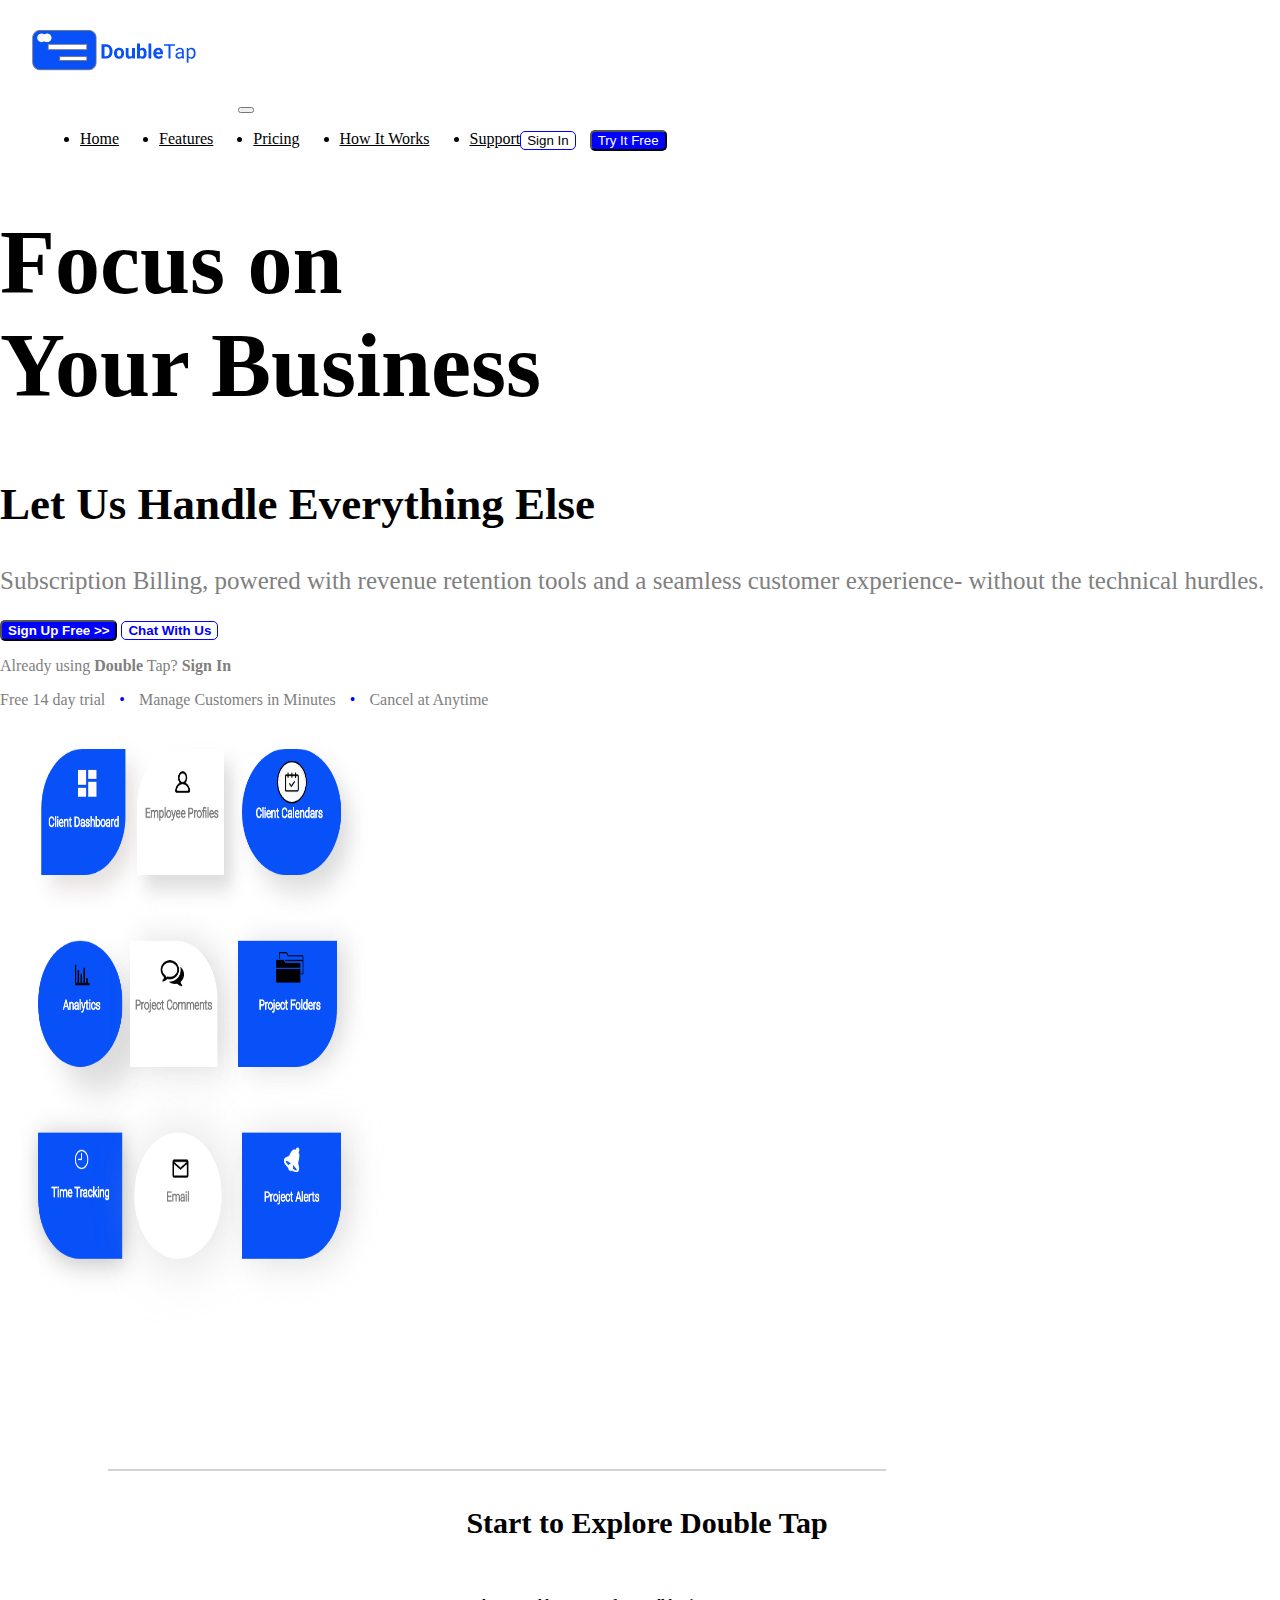
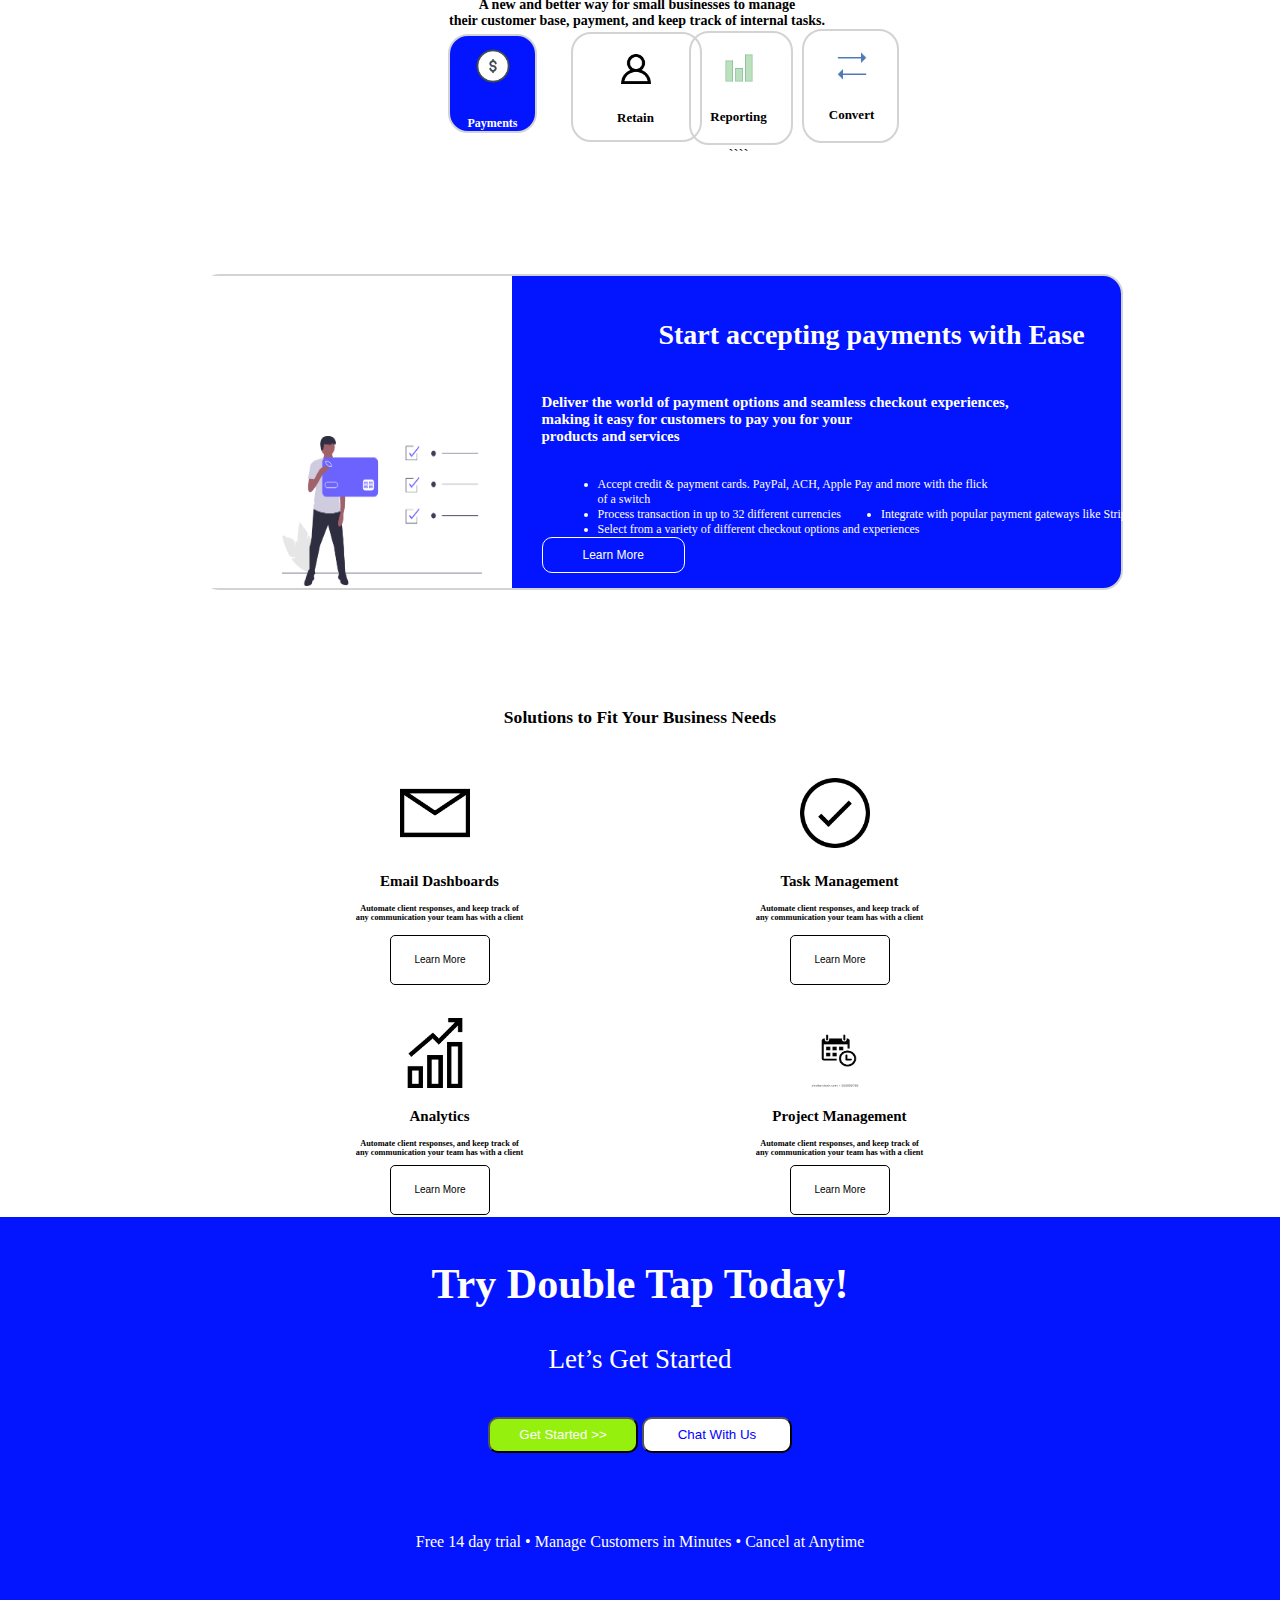
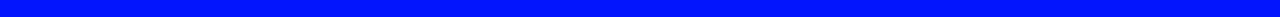
<file: index.html>
<!DOCTYPE html>
<html lang="en">
<head>
<meta charset="UTF-8">
<meta http-equiv="X-UA-Compatible" content="ie=edge">
<link rel="stylesheet" href="https://cdn.jsdelivr.net/npm/bootstrap@4.5.3/dist/css/bootstrap.min.css" integrity="sha384-TX8t27EcRE3e/ihU7zmQxVncDAy5uIKz4rEkgIXeMed4M0jlfIDPvg6uqKI2xXr2" crossorigin="anonymous">
<meta name="viewport" content="width=device-width, initial-scale=1.0">
<link rel="stylesheet" href="css/arpita.css">
<link rel="stylesheet" href="bobby_final.css">
<link rel="stylesheet" href="footer.css">

<title>Double Tap</title>
</head>
<body>
<!--Arpita's Section-->
    <header>
        <nav class="navbar navbar-expand-lg navbar-light">
            <a href="#" class="navbar-brand ml-3"><img src="double-tap.png"></a>
            <button class="navbar-toggler" type="button" data-toggle="collapse" data-target="#navbarMenu" 
            aria-controls="navbarMenu" aria-expanded="false" aria-label="Toggle Navigation">
                <span class="navbar-toggler-icon"></span>
        </button>

        <div class="collapse navbar-collapse"></div>

        <div class="collapse navbar-collapse" id="navbarMenu">
            <ul class="navbar-nav mr-auto">
                <li class="nav-item active">
                    <a href="#" class="nav-link">Home</a>
                </li>
                <li class="nav-item">
                    <a href="#" class="nav-link">Features</a>
                </li>
                <li class="nav-item">
                    <a href="#" class="nav-link">Pricing</a>

                </li>
                <li class="nav-item">
                    <a href="howitworks.html" class="nav-link">How It Works</a>
                </li>
                <li class="nav-item">
                    <a href="#" class="nav-link">Support</a>
                </li>
            </ul>
            <form class="form-inline my-2 my-lg-0">
                <button class="btn menu-left-btn border" type="submit" formaction="signin.html">
                    Sign In
                </button>
                <button class="btn menu-right-btn border" type="submit" formaction="signup.html">
                    Try It Free
                </button>
            </form>

        </div>
        </nav>
    </header>
<!---->
    <main>
        <div class="container-fluid1">
            <div class="site-content">
                <div class="row">
                    <div class="column1 col-md-6">
                        <h1 class="site-title">Focus on </br>Your Business</h1>
                        <h2 class="site-heading">Let Us Handle Everything Else</h2>
                        <p class="site-desc">Subscription Billing, powered with revenue retention tools and a
                            seamless customer experience- without the technical hurdles.
                        </p>
                        <div class="d-flex flex-row">
                            <input type="button" value="Sign Up Free >>" class="btn site-btn1 px-3 py-2 mr-4 btn-dark">
                            <input type="button" value="Chat With Us" class="btn site-btn2 px-3 py-2 mr-4 btn-light">
                        </div>
                        <div class="end_desc mt-3">
                            <p>Already using <span class="grey">Double</span> Tap? <span class="grey">Sign In</span></p>
                            <p>Free 14 day trial <span class="blue_dot">•</span> Manage Customers in Minutes <span class="blue_dot">•</span> Cancel at Anytime</p>
                        </div>
                    </div>

                <div class="col-md-4">
                    <div class="card">
                    <img src="header-side-1.png" alt="dashboard" class="image_right">
                    </div>
        
                </div>
                
                </div>
            </div>

        </div>
    </main>
<!--Bobby's Section-->
<div class="grid-container">
    <div class="grid-item item-1a">
        <h2>Start to Explore Double Tap</h2>
    
        <h6> A new and better way for small businesses to manage <br>their customer base, payment, 
        and keep track of internal tasks. </h6>
    </div>
    
    <div class="grid-item item-3a">
        <img src="us-dollar.png" height="40" width="40">
        <h6>Payments</h6>
    </div>

    <div class="grid-item item-4a">
        <img src="person.png" height="30" width="30">
        <h5>Retain</h5>
    </div>

    <div class="grid-item item-4aa">
    <img src="bar-chart.png" height="30" width="30">
    <h5>Reporting</h5>
````</div>

    <div class="grid-item item-5a">
        <img src="transfer.png" height="30" width="30">
        <h5>Convert</h5>

    


    </div>
    
</div>

<div class="middle-item-container-2">
    
    <div class="middle-item item-7a"> 
    <img src="creditCard.png" width="200", height="150">
    </div>

    <div class="middle-item item-8a"> 
        <h2>Start accepting payments with Ease</h2>    
    </div>
    <div class="middle-item item-9a"> 
        <h4>Deliver the world of payment options and seamless checkout experiences,<br> making it easy 
            for customers to pay you for your <br>products and services </h4>
    </div>

    <div class="middle-item item-10"> 
        <ul>
            <li>Accept credit & payment cards. PayPal, ACH, Apple Pay and more with the flick <br>of a switch</li>
            <li>Process transaction in up to 32 different currencies</li>
            <li>Integrate with popular payment gateways like Stripe and Braintree</li>
            <li>Select from a variety of different checkout options and experiences</li>
        </ul>
    </div>
    <div class="middle-item item-11"> 
            
            <button>Learn More</button>    
    </div>
        


</div>

<div>

    <div class="final-item-container-3">

    <div class="final-item item-12"> 
        
        <h3>Solutions to Fit Your Business Needs</h3>

    </div>

    <div class="final-item item-13"> 
        <img src="post.png" height="70" width="70">
    </div>

    <div class="final-item item-14"> 
        <img src="check.png" height="70" width="70">
        
       
    </div>

    <div class="final-item item-15"> 
       <h2>Email Dashboards</h2>
       <h5>Automate client responses, and keep track of <br>any communication your team has with a client</h5>
    </div>

    <div class="final-item item-16"> 
        <h2>Task Management</h2>
       <h5>Automate client responses, and keep track of <br>any communication your team has with a client</h5>
    </div>

    <div class="final-item item-17"> 
        <button>Learn More</button>
    </div>

    <div class="final-item item-18"> 
        <button>Learn More</button>
    </div>

    <div class="final-item item-19"> 
        <img src="upchart.png" height="70" width="70">
    </div>

    <div class="final-item item-20"> 
        <img src="calendar.png" height="70" width="70">
    </div>

    <div class="final-item item-21"> 
        <h2>Analytics</h2>
       <h5>Automate client responses, and keep track of <br>any communication your team has with a client</h5>
    </div>

    <div class="final-item item-22"> 
        <h2>Project Management</h2>
       <h5>Automate client responses, and keep track of <br>any communication your team has with a client</h5>
    </div>

    <div class="final-item item-23"> 
        <button>Learn More</button>
    </div>

    <div class="final-item item-24"> 
        <button>Learn More</button>
    </div>

    
    

</div>

<section>
 <!-- FLEX-CONTAINER-->
 <div class="flexbox-container">



    <! — flexbox-item-1 -->
        <div class="flexbox-item-1">
            <h3> Try Double Tap Today!</h3>
        </div>

        <! — flexbox-item-2 -->
            <div class="flexbox-item-2">
                <p>Let’s Get Started</p>
            </div>


            <! — flexbox-item-3 -->

                <!-- formatting the position of both buttons -->
                <div class="flexbox-item-3">

                    <!-- formatting the btn_footer_1 with color: height: width: -->
                    <button class=" btn_footer_1">Get Started >></button>

                    <!-- formatting the btn_footer_2 with color: height: width: -->
                    <button class=" btn_footer_2">Chat With Us </button>

                </div>


                <! — flexbox-item-4 -->
                    <!-- formatting the position of both buttons -->

                    <div class="flexbox-item-4">

                        <!-- format color: white, set min width height ?-->
                        <div class=btn_footer_general>
                            <!-- formatting the btn_footer_1 with color: height: width: -->
                            <p>Free 14 day trial <span class=“white_dot”>•</span> Manage Customers in Minutes <span class=“white_dot”>•</span> Cancel at Anytime</p>
                               

                        </div>


</section>






    <script src="https://code.jquery.com/jquery-3.5.1.slim.min.js" integrity="sha384-DfXdz2htPH0lsSSs5nCTpuj/zy4C+OGpamoFVy38MVBnE+IbbVYUew+OrCXaRkfj" crossorigin="anonymous"></script>
    <script src="https://cdn.jsdelivr.net/npm/bootstrap@4.5.3/dist/js/bootstrap.bundle.min.js" integrity="sha384-ho+j7jyWK8fNQe+A12Hb8AhRq26LrZ/JpcUGGOn+Y7RsweNrtN/tE3MoK7ZeZDyx" crossorigin="anonymous"></script>
</body>
</html>
</file>
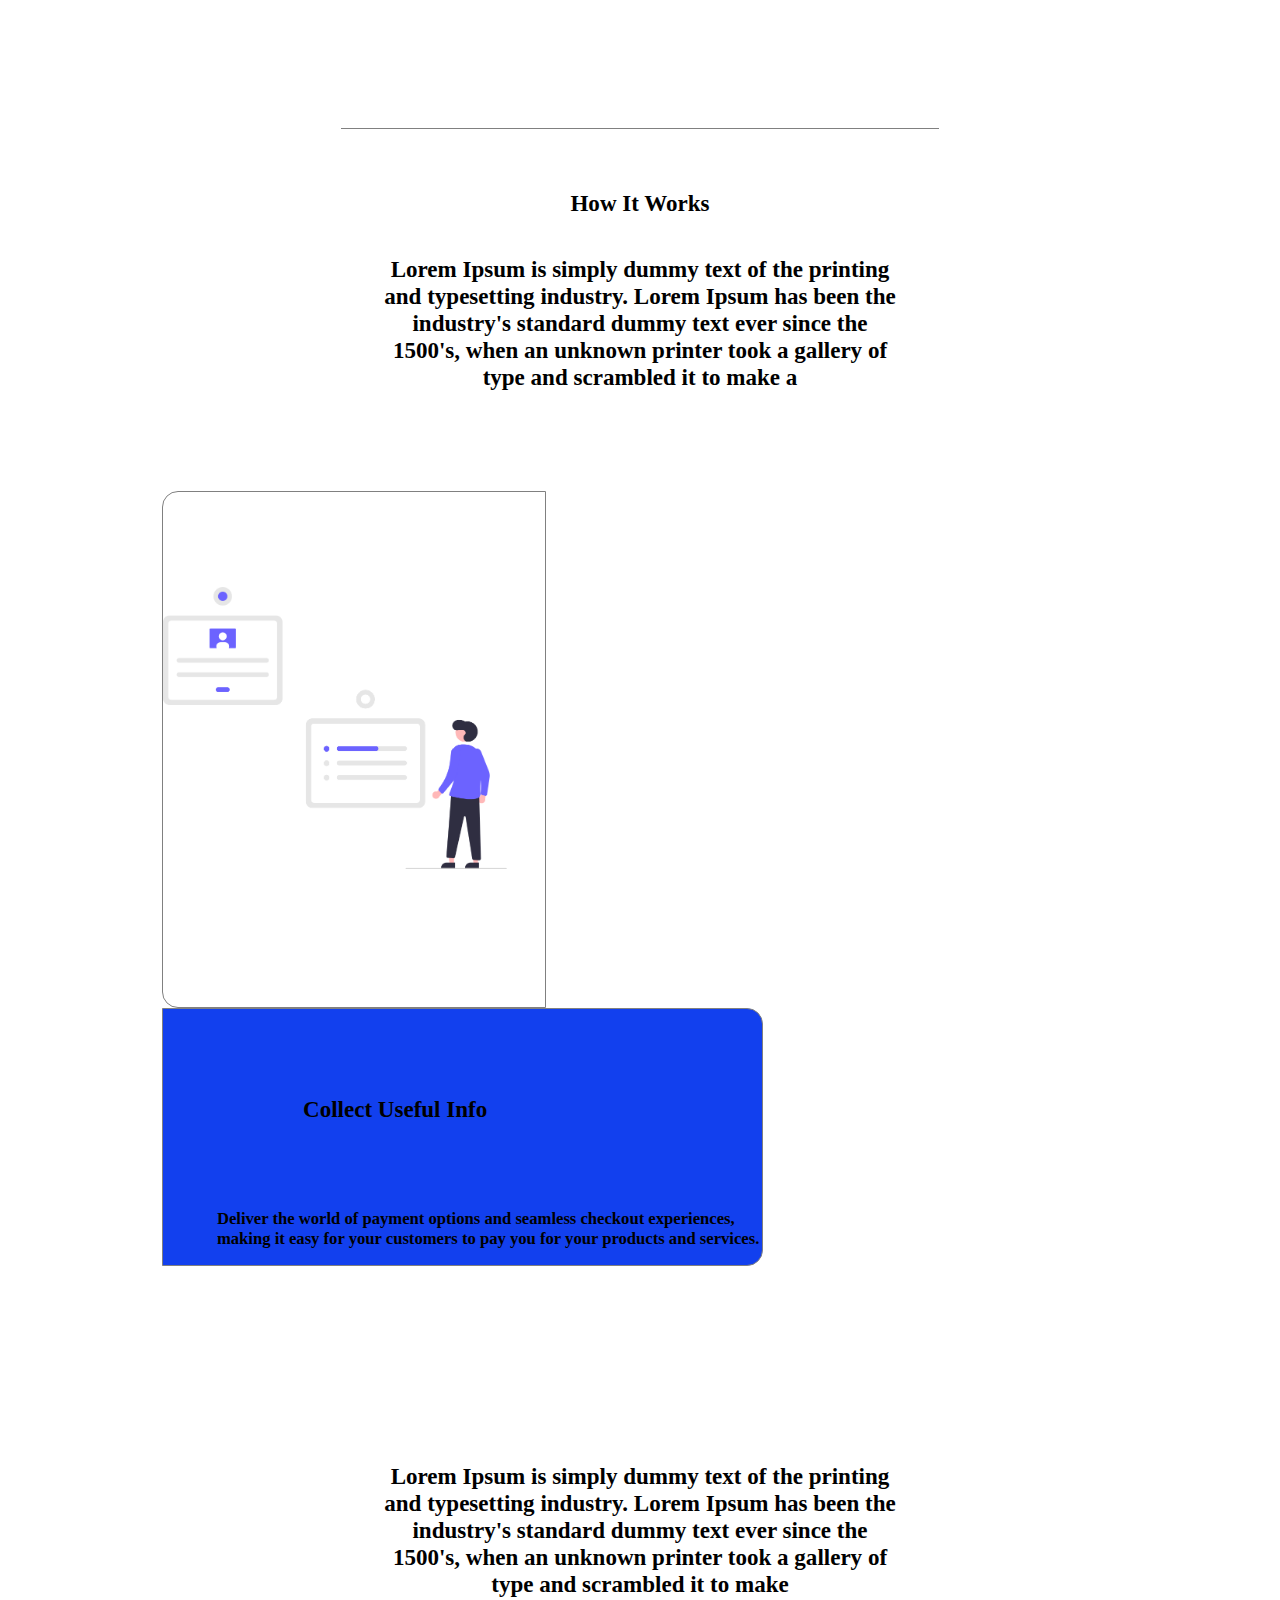
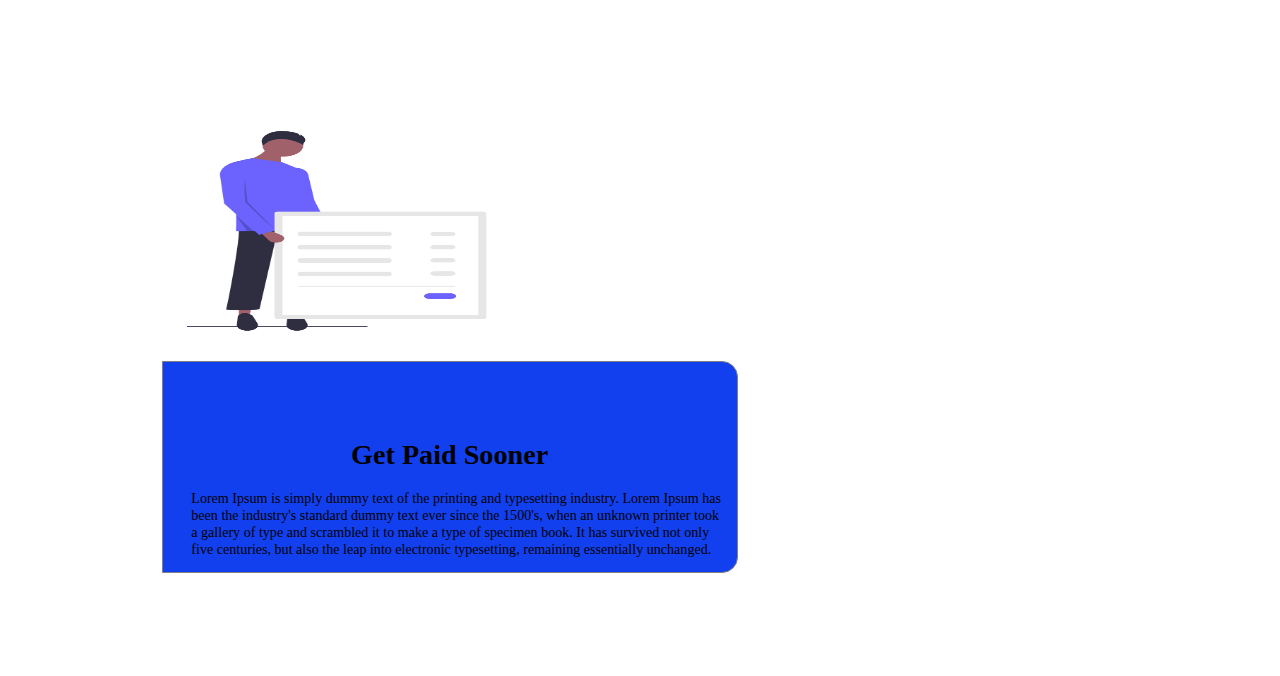
<file: howitworks.html>
<!DOCTYPE html>
<html lang="en">
<head>
    <meta charset="UTF-8">
    <meta name="viewport" content="width=device-width, initial-scale=1.0">
    <link rel="stylesheet" href="https://cdn.jsdelivr.net/npm/bootstrap@4.5.3/dist/css/bootstrap.min.css" integrity="sha384-TX8t27EcRE3e/ihU7zmQxVncDAy5uIKz4rEkgIXeMed4M0jlfIDPvg6uqKI2xXr2" crossorigin="anonymous">
    <link rel="stylesheet" href="css/andres.css">
    <title>How it Works</title>
</head>

<body>
    <!--Insert of nav bar of main page -->

    <!-- Insert of main page-->


    <!--Start of How It Works-AL -->
    <!--Dummy text start -->
    <div class="hiw">
        <h3>How It Works</h3>
        <h3>Lorem Ipsum is simply dummy text of the printing and typesetting industry. Lorem Ipsum has been the 
            industry's standard dummy text ever since the 1500's, when an unknown printer took a gallery of type and scrambled it to 
            make a
        </h3>
    </div>

    <!--Collect container-->
    <div class="collect">
        <div class="row">
            <div class="collect-left">
                <img class="collect-img" src="images/Collect-info@2x.png" alt="image1">
            </div>
            <div class="collect-right">
                <h4 class="text-light">Collect Useful Info</h4>
                <p class="text-light">
                    Deliver the world of payment options and seamless checkout experiences, making it easy for your customers to pay you for
                    your products and services.
                </p>
            </div>
        </div>
    </div>
    <!--Second dummy text-->
    <div class="text2">
        <h4>
            Lorem Ipsum is simply dummy text of the printing and typesetting industry. Lorem Ipsum has been the 
            industry's standard dummy text ever since the 1500's, when an unknown printer took a gallery of type and scrambled it to 
            make
        </h4>
    </div>

    <!--Get Paid Sooner container-->
    <div class="getpaid">
        <div class="row">
            <div class="getpaid-left">    
                <img src="images/Take Payments.png" width ="300px" height="200px" alt="image2">
            </div>
            <div class="getpaid-right">
                <h2 class="text-light">Get Paid Sooner</h2>
                <p class="text-light">
                    Lorem Ipsum is simply dummy text of the printing and typesetting industry. Lorem Ipsum has been the 
                    industry's standard dummy text ever since the 1500's, when an unknown printer took a gallery of type and scrambled it to 
                    make a type of specimen book. It has survived not only five centuries, but also the leap into electronic typesetting,
                    remaining essentially unchanged.
                </p>
            </div>
        </div>
    </div>

    <!--Insert Footer-->

</body>
</html>
</file>
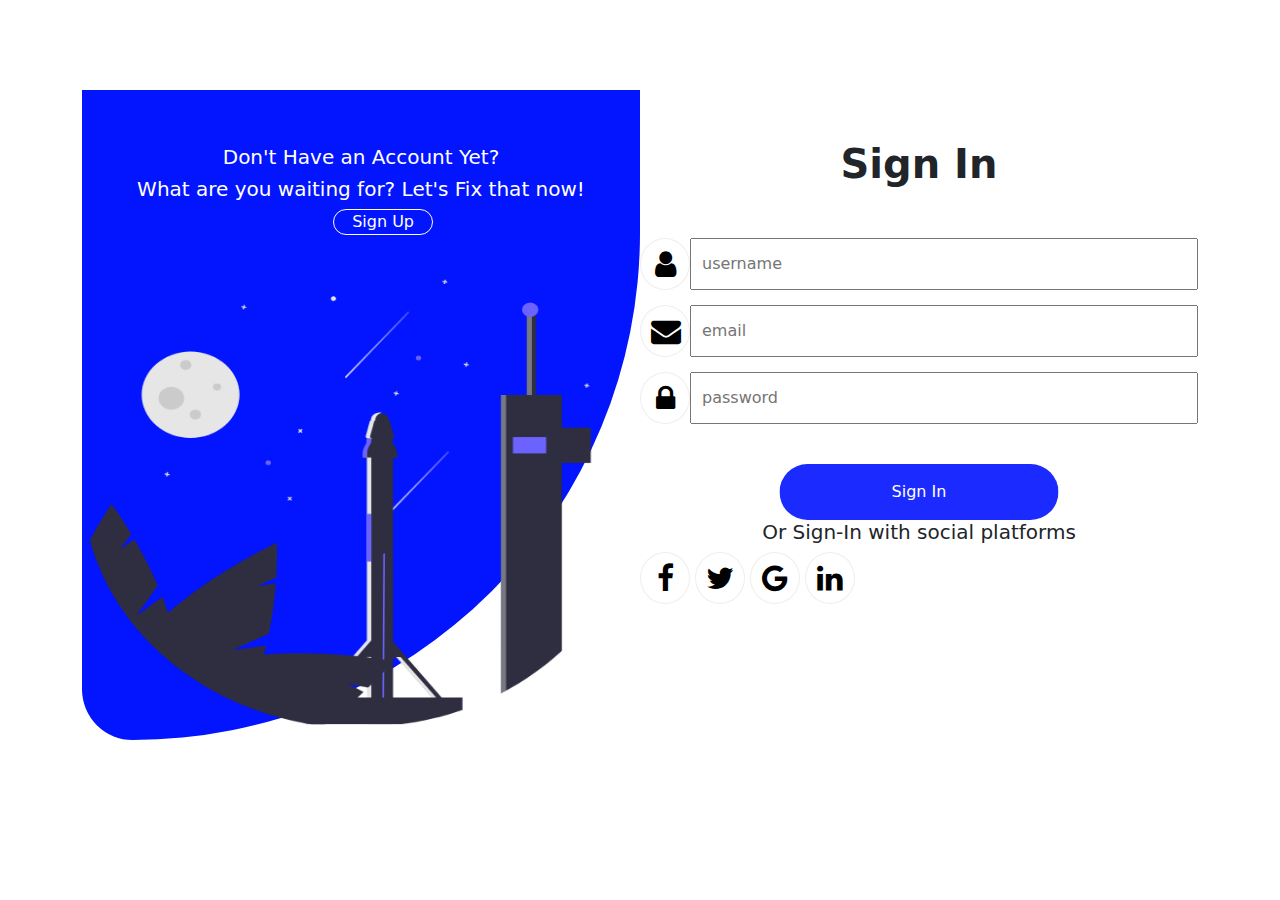
<file: signin.html>
<!DOCTYPE html>
<html lang="en">
<head>
<meta charset="UTF-8">
<meta name="viewport" content="width=device-width, initial-scale=1.0">
<meta http-equiv="X-UA-Compatible" content="ie=edge">
<meta name="Description" content="Enter your description here"/>
<link rel="stylesheet" href="https://cdnjs.cloudflare.com/ajax/libs/twitter-bootstrap/5.0.0-beta1/css/bootstrap.min.css">
<link rel="stylesheet" href="https://cdnjs.cloudflare.com/ajax/libs/font-awesome/5.15.1/css/all.min.css">
<link rel="stylesheet" href="https://cdnjs.cloudflare.com/ajax/libs/font-awesome/4.7.0/css/font-awesome.min.css">
<link rel="stylesheet" href="css/ben.css">
<title>Double Tap Sign-In</title>
</head>
<body>
    <div class="container">
        <div class="picture">
            <h5>Don't Have an Account Yet?</h5>
            <h5>What are you waiting for? Let's Fix that now!</h5>
            <div class="signup-button">Sign Up</div>
            <img src="Group 15.png" alt="Sign In">
        </div>

        <div class="login">
            <form action = "#">
            <h1><b>Sign In</b></h1>
            <div class="username">
                <i class="fa fa-user icon"></i>
                <input class="input-field" type=“text” placeholder=username name=“username” required>
            </div>
            <div class="email">
                <i class="fa fa-envelope icon"></i>
                <input class="input-field" type=“text” placeholder=email name=“email” required>
            </div>
            <div class="password">
                <i class="fa fa-lock icon"></i>
                <input class="input-field" type=“text” placeholder=password name=“password” required>
            </div>

            <button type="submit" class="btn">Sign In</button>
            <h5>Or Sign-In with social platforms</h5>
            <a href="#" class="fa fa-facebook"></a>
            <a href="#" class="fa fa-twitter"></a>
            <a href="#" class="fa fa-google"></a>
            <a href="#" class="fa fa-linkedin"></a>
            </form>
        </div>
    </div>
<script src="https://cdnjs.cloudflare.com/ajax/libs/popper.js/2.5.4/umd/popper.min.js"></script>
<script src="https://cdnjs.cloudflare.com/ajax/libs/twitter-bootstrap/5.0.0-beta1/js/bootstrap.min.js"></script>
</body>
</html>
</file>
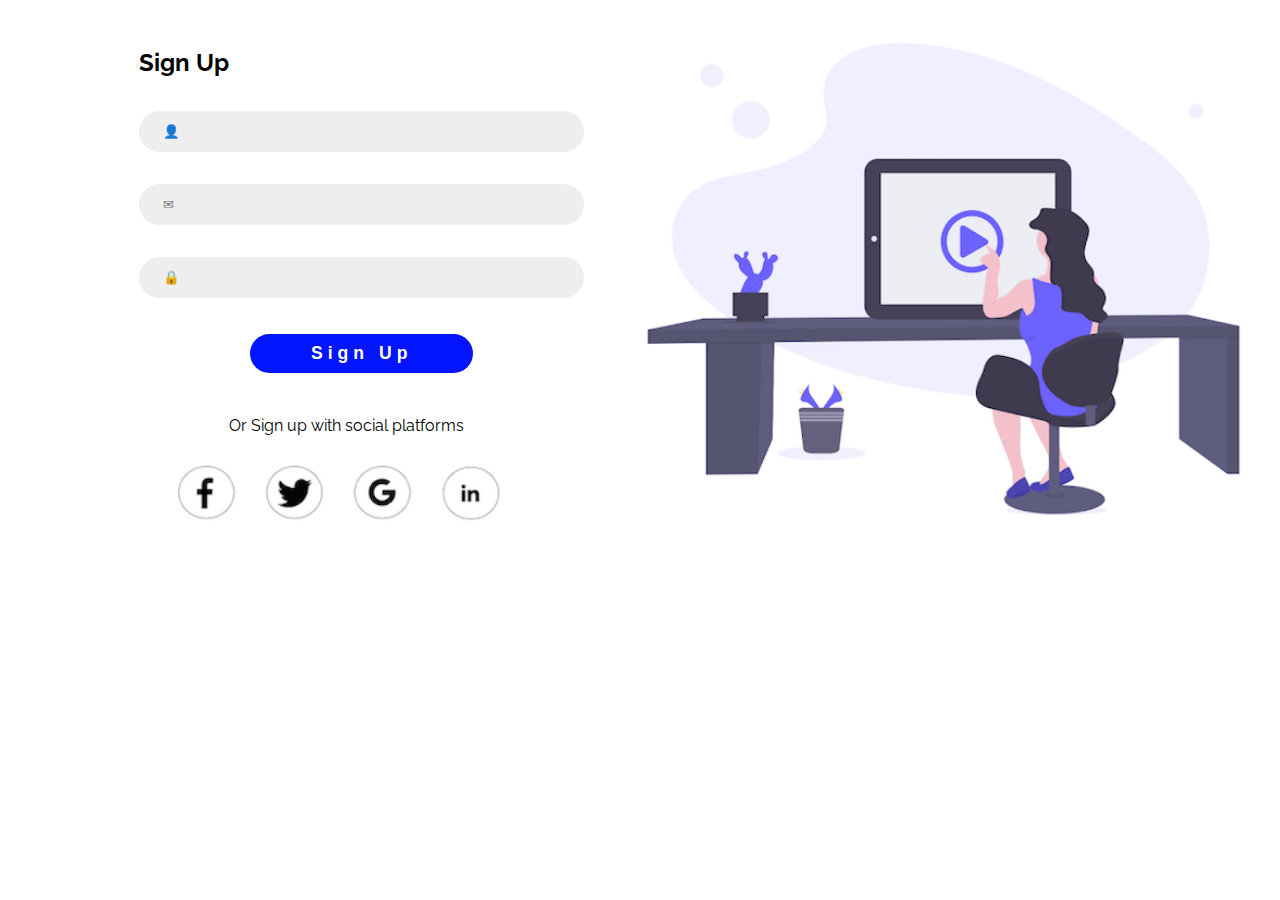
<file: signup.html>
<!--sing up page-->

<!DOCTYPE html>
<html lang="en">
<head>
  <meta charset="UTF-8">
  <meta name="viewport" content="width=device-width, initial-scale=1.0">
  <link rel="stylesheet" href="css/signup.css">
  <title>Sign Up</title>
</head>
<body>
  <div id="container">
    <form id="signup-form">
      <h2 class="dark-text main-heading">Sign Up</h2>

      <input type="text" name="username" id="username" placeholder="&#128100">
      <input type="password" name="email" id="email" placeholder="&#9993">
      <input type="text" name="lock" id="lock" placeholder="&#128274" >
    
      <input type="submit" value="Sign Up" id="signup-btn" class="blue-background">
     <p id="othertext">Or Sign up with social platforms</p>
      <a href=“#” class="socialmedia"><img src="socialmedia.png" alt=""></a>
    </form>
    
    <div id="image">

<a href="#" class="img"> <img src="deskpic.png"></a>
    </div>
    </div>
  
</body>
</html>
</file>
<file: css/arpita.css>
body{
    padding: 0;
    margin: 0;
}

.nav-link{
 
 color: black !important;
}

.menu-left-btn{
    background-color: transparent;
    border: 1px solid blue !important;
    border-radius: 5px;
}

.menu-right-btn{
    background-color: blue;
    color: white;
    border-radius: 5px;
    margin-left: 10px;
}

body{
    padding: 0;
    margin: 0;
}

.nav-link{
 
 color: black !important;
}

.menu-left-btn{
    background-color: transparent;
    border: 1px solid blue !important;
    border-radius: 5px;
}

.menu-right-btn{
    background-color: blue;
    color: white;
    border-radius: 5px;
    margin-left: 10px;
}

.site-btn1{
    color: white;
    background-color: blue;
    border-radius: 5px;
    font-weight: bold;
}

.site-btn2{
    color: blue;
    background-color: transparent;
    border-radius: 5px;
    border: 1px solid blue;
    font-weight: bold;
}

.image_right{
    height: 70vh;
    width: 30vw;
    margin-left: 10px
}

.row{
    justify-content: center;
}

.site-title{
    font-weight: bold;
    font-size: 90px;
}

.site-heading{
    font-size: 45px;
}

.site-desc{
    color: grey;
    font-size: 25px;
}

.end_desc{
    color: grey;
}

.grey{
    font-weight: bold;
}

.blue_dot{
    color: blue;
    margin-left: 10px;
    margin-right: 10px
}
</file>
<file: bobby_final.css>
.body {
    margin: 0;
    padding: 0;
    box-sizing:border-box;
    font-size: 30px;

}

.grid-container {
    height: 35vh;
    font-size: 15px;
    display: grid;
    grid-template-columns: 150px 150px 150px 150px;
    grid-template-rows: 150px 125px 125px 125px;
    grid-row-gap: 0px;
    grid-column-gap: 0px;
    justify-content:space-evenly;
    align-content:space-between;
    margin: 100px;
    margin-bottom:100px;
    margin-left: 200bps;

 }
/*
 .grid-container {

    display: grid;
    grid-template-columns: 50px 50px;
    grid-template-rows: auto;
    justify-content: space-evenly;
    height: 45vh;
    color: white
}
*/

.grid-container {

    width: 50vw;
    margin-left: 100px;   
}

.grid-item {
    border: 3px thin lightgray;
    padding: 5px;
}

.item-1a {
    grid-column-start: 1;
    grid-column-end: 5;
    display:grid;
    height: 150x;
    border-color: 10px solid yellow;
    
    text-align: center;
    background-color: white;
    border:none;
    border-top: 5px rgb(192, 187, 182);
    margin-top: 10px;
    border-top: 2px solid lightgray;
    color:black;
    padding-top: 10px;
    margin-bottom: 15px;
    padding-left: 20bps;
    margin-right: 300px;

}

.item-1a h2 {
    font-size: 30px;
    margin-left: 300px;
}

.item-1a h6 {
    font-size:14px;
    margin-left: 280px;
}

.item-1a {
    width: 60vw;
    margin-right: 150bps;
    justify-items: center;
} 



.item-3a {

    padding-top: 5px;
    padding-bottom: 5px;
    padding-left: 20px;
    margin-bottom: 10px;
    font-size: 15x;
    border-radius: 20px;
    border: 2px solid lightgray;
    height: 70px;
    width: 100px;
    float: right;
   
}

.item-3a {

    border: 2px solid lightgray;
    border-radius: 20px;
    padding: 0px;
    width: 85px;
    height: 85px;
    margin-left: 340px;
    margin-top: 25px;
    font-size: 10px;
    text-align: center;
    vertical-align:middle;
    background-color: #0314fe;
    color: white;
    padding-top: 10px;
    
    
}

.item-3a h6 {
    font-size:12px;
}



.item-4a {

    padding-top: 10px;
    padding-bottom: 1px;
    padding-right: 0;
    margin-bottom: 10px;
    font-size: 15px;
    border-radius: 20px;
    border: 2px solid lightgray;
    margin-top: 5px;
    height: 70px;
    width: 100px;
    padding-left: 20px;
}

.item-4a {
    width: 85px;
    height: 85px;
    text-align: center;
    vertical-align:middle;
    padding-right: 22px;
    padding-top: 20px;
    margin-left: 305px;
    margin-top: 23px;
}

.item-4aa {
    width: 85px;
    height: 85px;
    text-align: center;
    vertical-align:middle;
    padding-right: 10px;
    padding-top: 20px;
    margin-left: 75px;
    border-radius: 20px;
    border: 2px solid lightgray;
    margin-top: 22px;
    margin-left: 265px;
}


}

.item-5a{

    padding-top: 10px;
    padding-bottom: 5px;
    padding-left: 20px;
    margin-bottom: 10px;
    font-size: 15px;
    border-radius: 20px;
    border: 2px solid lightgray;
    height: 70px;
    width: 100px;
}

.item-5a {


    width: 85px;
    height: 85px;
    text-align: center;
    vertical-align:middle;
    padding-top: 20px;
    border-radius: 20px;
    border: 2px solid lightgray;
    margin-top: 20px;
    margin-left: 1px;
    padding-right: 3px;
    margin-left: 220px;

}

.item-6a{

    padding-top: 5px;
    padding-bottom: 5px;
    padding-left: 20px;
    margin-bottom: 10px;
    font-size: 15px;
    border-radius: 20px;
    border: 2px solid lightgray;
    height: 70px;
    width: 100px;
}
.item-6a {

    width: 85px;
    height: 85px;
    margin-top: 7px;
    margin-right: 200px;
    



}

}

.middle-item-container-2 {

    height: auto;
    width: 71.6vw;
    margin-left: 200px;
    border: 2px solid lightgray;
    font-size: 10px;
    display: grid;
    grid-template-columns: 400px 700px;
    grid-template-rows: repeat(4, auto);
    grid-row-gap: 0px;
    grid-column-gap: 0px;
    justify-content:center;
    align-content:center;
    margin-top: 80px;
    border-radius: 20px;
    background-color: #0314fe;

}

.middle-item-container-2 {

    height: auto;
    width: 71.5vw;
    margin-left: 200px;
    border: 2px solid lightgray;
    font-size: 10px;
    display: grid;
    grid-template-columns: 400px 700px;
    grid-template-rows: repeat(4, auto);
    grid-row-gap: 0px;
    grid-column-gap: 0px;
    justify-content:center;
    align-content:center;
    margin-top: 80px;
    border-radius: 20px;
    background-color: #0314fe;

}

.middle-item-container-2 {

    width: 71.8vw
}


.middle-item {


}

.item-7a {

    grid-row-start: 1;
    grid-row-end: 6;
    background-color: white;
    padding-top: 160px;
    padding-left: 170px;
    border-top-left-radius: 17px;
    border-bottom-left-radius: 17px;


}

.item-8a {

    text-align: center;
    vertical-align: center;
    margin-top: 20px;
    margin-left: 20px;
    font-size: 50px;
    color: white;
}

.item-8a h2 {
    font-size: 28px;
}

.item-9a {
    text-align: left;
    padding-left: 30px;
    color: white;
}

.item-9a h4 {
    font-size: 15px;
}

.item-10 {

    text-align: left;
    padding-left: 6px;
    font-size: 12px;

    color: white;
}

.item-11 {
    padding-left: 30px;
}

.item-11 button {
    background-color: transparent;
    color: white;
    border-radius: 10px;
    font-size: 12px;
    padding: 10px 40px;
    border: solid 1px;
}

.button-learn-1 {
    border: 1px solid white;
    border-radius: 5px;
    height: 2px;
    font: 10px;
    padding-left: 10px;
    text-align: center;
    margin-bottom: 5px;
    padding-bottom: 42px;
    margin-right: 11px;




}

.final-item-container-3 {

    font-size: 15px;
    display: grid;
    grid-template-columns: 400px 400px;
    grid-template-rows: 80px 90px 75px 80px 80px 70px 40px;
    grid-row-gap: 0px;
    grid-column-gap: 0px;
    justify-content:center;
    align-content:center;
    margin-top: 100px;
    border-radius: 20px;
}

.final-item {


}

.item-12 {

    grid-column-start: 1;
    grid-column-end: 3;
    text-align:center;

}

.item-13 {
    align-content:center;
    margin-left: 160px;
}

.item-14 {
    align-content:center;
    margin-left: 160px;


}

.item-15 {
    border: 1px solid white;
    border-radius: 5px;
    flex-shrink:inherit;
    font-size: 10px;
    padding-left: 10px;
    text-align: center;
    margin-bottom: 5px;
    margin-right: 11px;

}

.item-16 {
    border: 1px solid white;
    border-radius: 5px;
    flex-shrink:inherit;
    font-size: 10px;
    padding-left: 10px;
    text-align: center;
    margin-bottom: 5px;
    margin-right: 11px; ;
}


.item-19 {

    align-content:center;
    margin-left: 160px;

}

.item-20 {
    align-content:center;
    margin-left: 160px;

}

.item-21 {

    border: 1px solid white;
    border-radius: 5px;
    flex-shrink:inherit;
    font-size: 10px;
    padding-left: 10px;
    text-align: center;
    margin-bottom: 5px;
    margin-right: 11px;
}

.item-22 {
    border: 1px solid white;
    border-radius: 5px;
    flex-shrink:inherit;
    font-size: 10px;
    padding-left: 10px;
    text-align: center;
    margin-bottom: 5px;
    margin-right: 11px;

}





footer {
    background-color: #0314fe;

}

.grid-item-1 {

grid-column-start: 1;
grid-column-end: 3;
text-align: center;

}

.grid-item-2 {

grid-column-start: 1;
grid-column-end: 3;
text-align: center;

}

.grid-item-3 {

grid-column-start: 1;
grid-column-end: 3;
text-align:center;

}

.grid-item-4 {

grid-column-start: 1;
grid-column-end: 3;

}

.final-item h2 {
    font-size: 15px;
}

.final-item h5 {
    font-size: 8.3px;
}

.final-item button {
    border: 1px solid #000000;
    border-radius: 5px;
    height: 50px;
    font-size: 10px;
    text-align: center;
    width: 100px;
    margin-left: 150px;
    background-color: transparent;
}

.grid-item h5 {
    font-size: 13px;
}
</file>
<file: footer.css>
.flexbox-container {
    /* required to create the flexbox layout module */
    display: flex;
    width: 100%;
    height: 10%;
    background-color: #0314fe;
    color: white;

    /* container items will be stackes as a row or column */
    flex-direction: column;

    /* Defines how the browser distributes space between and around flex items along the main-axis of their container
            Space around items are evenly distributed
            Defines alignment along the main access  */
    justify-content: center;

    /* Defines how the browser distributes space between and around flex items along the cross-axis of their container.
            Works just like justify-content in the perpindicular direction- or opposite, depending on the flex-direction value */
    align-items: center;
    border: 1px;
    margin-top: 12px;
}

/* FLEXBOX-ITEM-1 */
/* sets the property and values for the first flexbox-item */
/* shorthand: growth, shrink, basis flex:1 0 0px */

.flexbox-item-1 {
    min-height: 100px;
    font-size: 4vh;

    /* specifies how the item will grow relative to the other items. */
    flex-grow: 1;

    /* specifies how the item will shrink relative to the other items.  0 means to not shrink at all */
    flex-shrink: 0;

    /* specifies the inital main size of the container item, along the main axis of the flex container */
    flex-basis: 0;

    /* specifies the inital main size of the container item, along the main axis of the flex container */
    align-self: center;

    border: 1px;
}

/* FLEXBOX-ITEM-2 */
.flexbox-item-2 {
    min-height: 100px;
    flex-grow: 1;
    flex-shrink: 0;
    flex-basis: 0;
    align-self: center;
    border: 1px;
    font-size: 3vh;
}

/* FLEXBOX-ITEM-3 */
.flexbox-item-3 {
    min-height: 100px;
    flex-grow: 1;
    flex-shrink: 0;
    flex-basis: 0;
    align-self: center;
    border: 1px;
}

/* FLEXBOX-ITEM-4 */
.flexbox-item-4 {
    min-height: 100px;
    flex-grow: 1;
    flex-shrink: 0;
    flex-basis: 0;
    align-self: center;
    border: 1px;
}

.btn_footer_1 {
    Color: white;
    background-color: rgb(149, 240, 13);
    height: 4vh;
    width: 150px;
    border-radius: 10px;
}

.btn_footer_2 {
    Color: blue;
    background-color: white;
    height: 4vh;
    width: 150px;
    border-radius: 10px;
}

.btn_footer_general {
    list-style-type: none;

}

li {
    float: left;
    margin-left: 40px;
}

.li_footer {
    list-style-type: circle
} 

.white_dot {
    color: white;
   
}
</file>
<file: css/andres.css>
/* How it Works and First Lorem Text*/

.hiw{
    border-top: solid grey 1px;
    margin: 10vw 26vw 0 26vw;
    padding: 3vw;
    text-align: center;
}
.hiw h3{
    font-weight: bold;
    font-size:1.8vw;
    margin-bottom:3vw;
}

/* Collect Useful Info Container */
.collect{
    display: flex;
    flex-direction: row;
    margin: 1.8vw 12vw 10vw 12vw;
}
.collect-left{
    width:40%;
    border: 1px solid grey;
    border-radius: 1rem 0rem 0rem 1rem;    
}
.collect-img{
    width: 90%;
    margin: 25% 0 35% 0;
}
.collect-right{
    width:60%;
    padding-left: 2vw;
    border: 1px solid grey;
    border-radius: 0rem 1rem 1rem 0rem;    
    background-color: rgba(18 64 238);
}
.collect-right h4{
    margin: 15% 0 15% 20%;
    font-size: 1.8vw;
}
.collect-right p{
    margin-left: 5%;
    font-size: 1.3vw;
    font-weight:600;
}

/* Second Lorem Text */
.text2{
    margin: 10vw 26vw 1.5vw 26vw;
    padding: 3vw;
    text-align: center;
}
.text2 h4{
    font-weight: bold;
    font-size:1.8vw;
}

/* Get Paid Sooner Container */
.getpaid{
    display: flex;
    flex-direction: row;
    margin: 3vw 12vw 8vw 12vw;
    
}
.getpaid-left{
    width:40%;
    padding: 2vw 2vw;   
}
.getpaid-img{
    width: 100%;
    margin: 2.3vw 0;
}
.getpaid-right{
    width:60%;
    border: 1px solid grey;
    border-radius: 0rem 1rem 1rem 0rem;    
    background-color: rgba(18 64 238);
}
.getpaid-right h2{
    text-align: center;
    margin: 6vw 0;
    font-size:2.2vw;
}
.getpaid-right p{
    margin-top: -10%;
    margin-left: 5%;
    margin-right: 1.1vw;
    font-size:1.1vw;
}

/* Insert Footer Style*/
</file>
<file: css/ben.css>
.container{
    display: grid;
    grid-template-columns: 2fr 2fr;
    grid-template-rows: auto;
    grid-template-areas:
        "picture login";
    margin-top: 10vh;
}

.signup-button{
    border-radius:50px;
    border: 1px solid white;
    text-align: center;
    width: 100px;
    position: relative;
    left: 45%;
    cursor: pointer;
}

.picture{
    padding-top: 100px;
    padding-bottom: 60px;
    height: 650px;
    display: flex;
    flex-direction: column;
    justify-content: center;
    text-align: center;
    background-color: #0314FE;
    border-radius: 0px 0px 1000px 100px;
    color: white;
}

.picture img{
    max-height: 100%;
    max-width: 100%;
}

.username{
    display: flex;
    width: 100%;
    margin-bottom: 15px;
}

.email{
    display: flex;
    width: 100%;
    margin-bottom: 15px;
}

.password{
    display: flex;
    width: 100%;
    margin-bottom: 15px;
}

.icon{
    min-width: 50px;
    text-align: center;
}

.input-field{
    width: 100%;
    padding: 10px;
    outline: none;
}

.btn{
    background-color: #0314FE;
    color: white;
    padding: 15px 20px;
    border-radius: 50px;
    cursor: pointer;
    width: 50%;
    transform: translate(50%,0%);    
    opacity: 0.9;
    margin-top: 25px;
}

.btn:hover{
    opacity: 1;
}

h1{
    text-align: center;
    margin-bottom: 50px;
    margin-top: 50px;
}

h5{
    text-align: center;
}

.fa{
    padding: 10px;
    font-size: 30px;
    width: 50px;
    text-align: center;
    text-decoration: none;
    border-radius: 50%;
    border: 1px solid #eee;
    color:black;
}
</file>
<file: css/signup.css>
@import url('https://fonts.googleapis.com/css?family=Raleway&display=swap');
* {
  margin: 0;
  padding: 0;
  box-sizing: border-box;
}

body {
  width: 100vw;
  height: 100vh;
  background: #333;
  font-family: 'Raleway', sans-serif;
}

#container {
  width: 100%;
  height: 100%;
  padding: 2rem;
  background: #fff;
  display: grid;
  grid-template-columns: repeat(2, 1fr);
  justify-items: center;
}

#signup-form {
  height: 100%;
  max-width: 70%;
  padding: 1rem;
  display: grid;
  grid-template-columns: repeat(2, 1fr);
  grid-row-gap: 2rem;
}

input::placeholder {
  font-family: sans-serif;
}

.main-heading, #username, #email, #lock, #signup-btn, #othertext {
  grid-column: 1/3;
 }

 #othertext{
   margin-left: 90px;
  margin-top: -100px;
  
 }
#username, #email, #lock {
  padding: 0.75rem 1.5rem;
  border-radius: 50px;
  border: none;
  background: #eee;
  outline: none;
}

#signup-btn {
  padding: 0.5rem 0;
  border-radius: 50px;
  color: #fff;
  font-size: 1.1rem;
  letter-spacing: 5px;
  font-weight: 600;
  cursor: pointer; 
  margin: 25% ;
  margin-top: 1%;
}

#signup-btn:hover {
  background:  #0314FE;
}

.blue-background {
  background:  #0314FE;
  border: none;
}


img {
  width: 100%;
}

a {
  text-decoration: none;
}

#image {
  width: 100%;
  height: 100%;
}

.socialmedia{
  height: 400px;
  width: 400px;
  margin-top: -100px;
}

.container2{
  margin-right: 50px;
}
</file>
